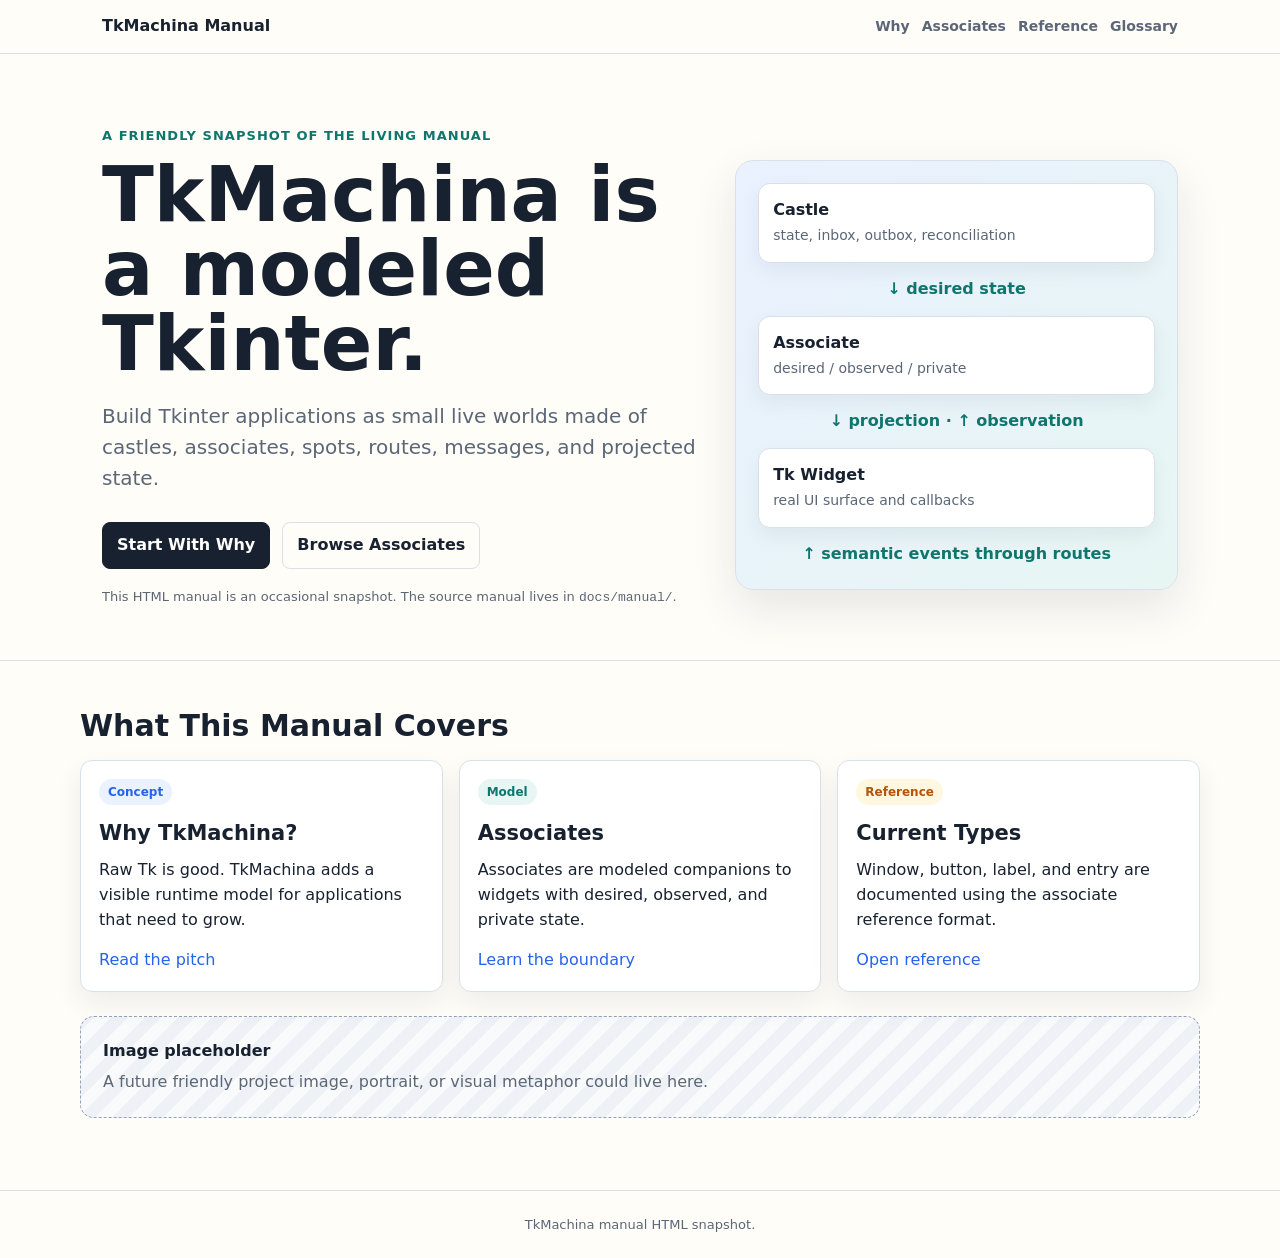
<file: docs/manual-html/index.html>
<!doctype html>
<html lang="en">
<head>
  <meta charset="utf-8">
  <meta name="viewport" content="width=device-width, initial-scale=1">
  <title>TkMachina Manual</title>
  <link rel="stylesheet" href="styles.css">
</head>
<body>
  <header class="site-header">
    <nav class="nav">
      <a class="brand" href="index.html">TkMachina Manual</a>
      <div class="nav-links">
        <a href="why.html">Why</a>
        <a href="concepts-associates.html">Associates</a>
        <a href="associate-reference.html">Reference</a>
        <a href="glossary.html">Glossary</a>
      </div>
    </nav>
  </header>

  <main>
    <section class="hero">
      <div class="hero-grid">
        <div>
          <div class="eyebrow">A friendly snapshot of the living manual</div>
          <h1>TkMachina is a modeled Tkinter.</h1>
          <p class="lead">
            Build Tkinter applications as small live worlds made of castles,
            associates, spots, routes, messages, and projected state.
          </p>
          <div class="button-row">
            <a class="button primary" href="why.html">Start With Why</a>
            <a class="button" href="associate-reference.html">Browse Associates</a>
          </div>
          <p class="snapshot-note">
            This HTML manual is an occasional snapshot. The source manual lives
            in <code>docs/manual/</code>.
          </p>
        </div>
        <div class="hero-art" aria-label="Runtime model diagram">
          <div class="runtime-map">
            <div class="map-node"><strong>Castle</strong><span>state, inbox, outbox, reconciliation</span></div>
            <div class="arrow">↓ desired state</div>
            <div class="map-node"><strong>Associate</strong><span>desired / observed / private</span></div>
            <div class="arrow">↓ projection · ↑ observation</div>
            <div class="map-node"><strong>Tk Widget</strong><span>real UI surface and callbacks</span></div>
            <div class="arrow">↑ semantic events through routes</div>
          </div>
        </div>
      </div>
    </section>

    <section class="section">
      <div class="inner">
        <h2>What This Manual Covers</h2>
        <div class="cards">
          <article class="card">
            <span class="pill blue">Concept</span>
            <h3>Why TkMachina?</h3>
            <p>Raw Tk is good. TkMachina adds a visible runtime model for applications that need to grow.</p>
            <a href="why.html">Read the pitch</a>
          </article>
          <article class="card">
            <span class="pill teal">Model</span>
            <h3>Associates</h3>
            <p>Associates are modeled companions to widgets with desired, observed, and private state.</p>
            <a href="concepts-associates.html">Learn the boundary</a>
          </article>
          <article class="card">
            <span class="pill amber">Reference</span>
            <h3>Current Types</h3>
            <p>Window, button, label, and entry are documented using the associate reference format.</p>
            <a href="associate-reference.html">Open reference</a>
          </article>
        </div>

        <div class="image-placeholder">
          <strong>Image placeholder</strong>
          A future friendly project image, portrait, or visual metaphor could live here.
        </div>
      </div>
    </section>
  </main>

  <footer class="footer">TkMachina manual HTML snapshot.</footer>
</body>
</html>
</file>
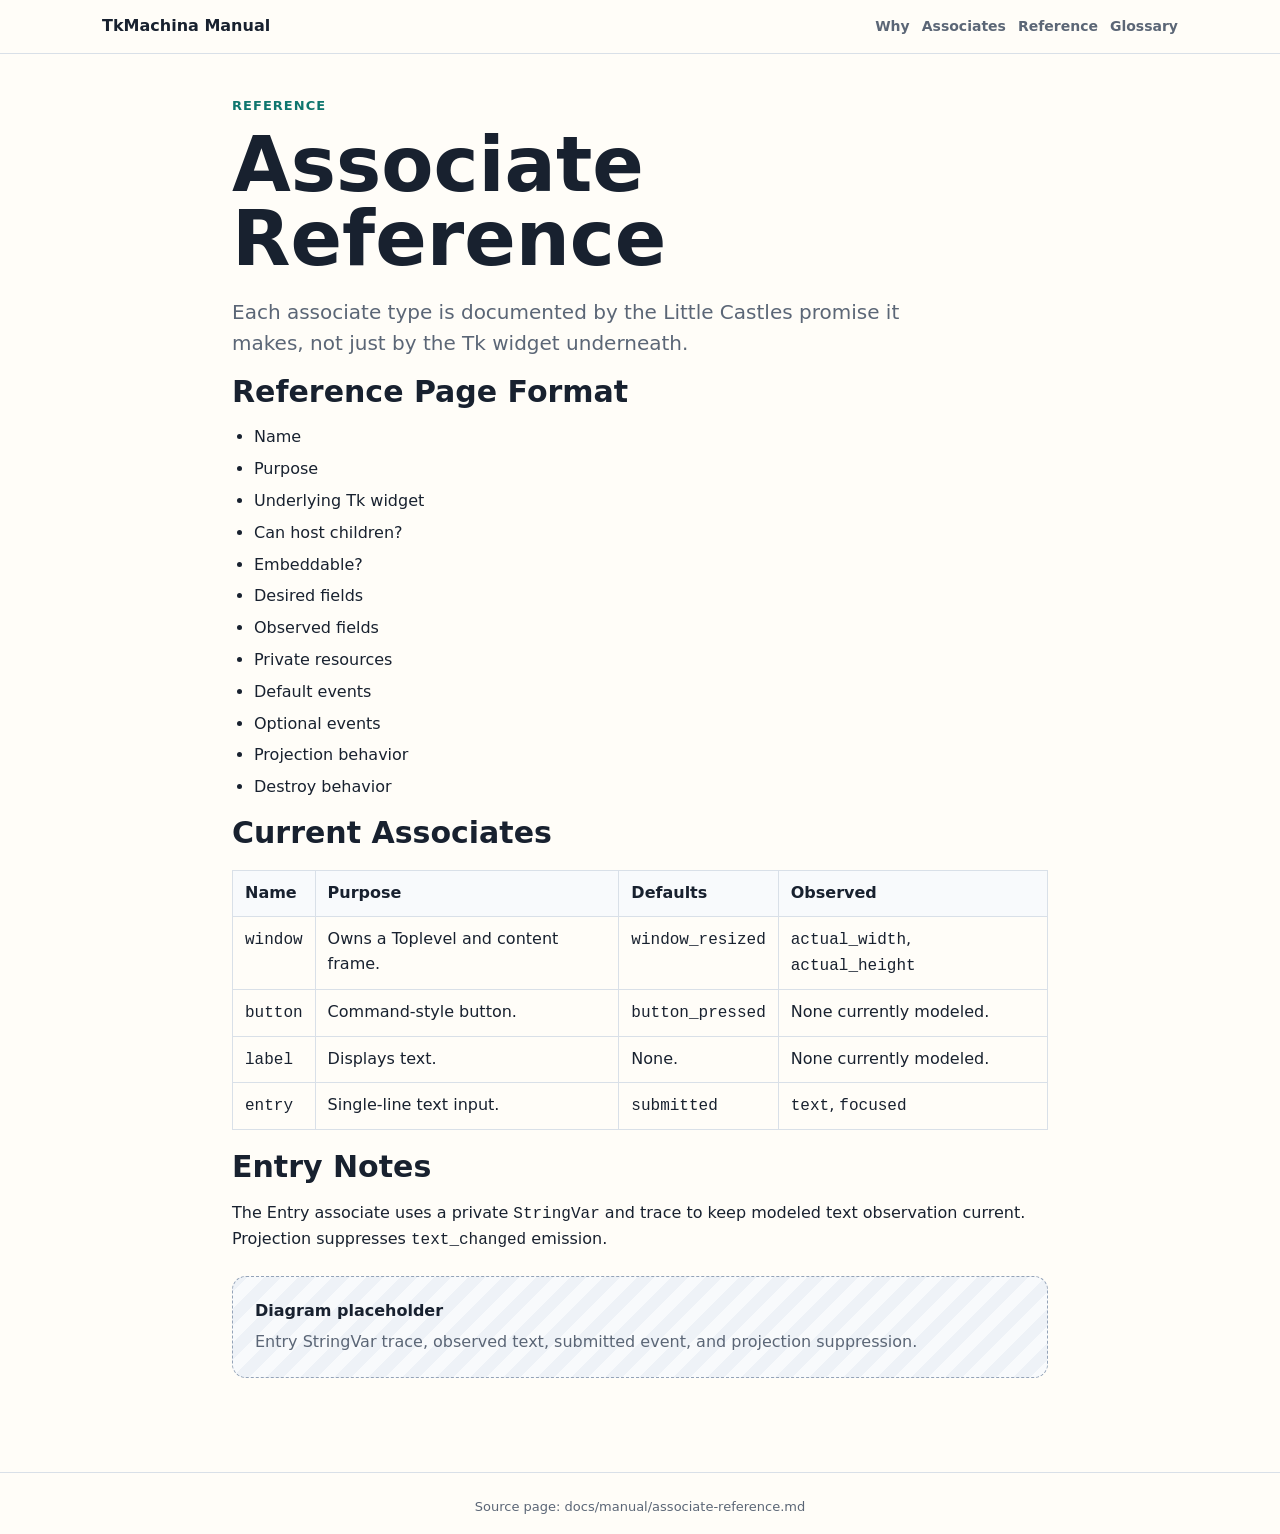
<file: docs/manual-html/associate-reference.html>
<!doctype html>
<html lang="en">
<head>
  <meta charset="utf-8">
  <meta name="viewport" content="width=device-width, initial-scale=1">
  <title>Associate Reference</title>
  <link rel="stylesheet" href="styles.css">
</head>
<body>
  <header class="site-header">
    <nav class="nav">
      <a class="brand" href="index.html">TkMachina Manual</a>
      <div class="nav-links">
        <a href="why.html">Why</a>
        <a href="concepts-associates.html">Associates</a>
        <a href="associate-reference.html">Reference</a>
        <a href="glossary.html">Glossary</a>
      </div>
    </nav>
  </header>

  <main class="content">
    <div class="eyebrow">Reference</div>
    <h1>Associate Reference</h1>
    <p class="lead">Each associate type is documented by the Little Castles promise it makes, not just by the Tk widget underneath.</p>

    <h2>Reference Page Format</h2>
    <ul>
      <li>Name</li>
      <li>Purpose</li>
      <li>Underlying Tk widget</li>
      <li>Can host children?</li>
      <li>Embeddable?</li>
      <li>Desired fields</li>
      <li>Observed fields</li>
      <li>Private resources</li>
      <li>Default events</li>
      <li>Optional events</li>
      <li>Projection behavior</li>
      <li>Destroy behavior</li>
    </ul>

    <h2>Current Associates</h2>
    <table class="reference-table">
      <thead>
        <tr>
          <th>Name</th>
          <th>Purpose</th>
          <th>Defaults</th>
          <th>Observed</th>
        </tr>
      </thead>
      <tbody>
        <tr>
          <td><code>window</code></td>
          <td>Owns a Toplevel and content frame.</td>
          <td><code>window_resized</code></td>
          <td><code>actual_width</code>, <code>actual_height</code></td>
        </tr>
        <tr>
          <td><code>button</code></td>
          <td>Command-style button.</td>
          <td><code>button_pressed</code></td>
          <td>None currently modeled.</td>
        </tr>
        <tr>
          <td><code>label</code></td>
          <td>Displays text.</td>
          <td>None.</td>
          <td>None currently modeled.</td>
        </tr>
        <tr>
          <td><code>entry</code></td>
          <td>Single-line text input.</td>
          <td><code>submitted</code></td>
          <td><code>text</code>, <code>focused</code></td>
        </tr>
      </tbody>
    </table>

    <h2>Entry Notes</h2>
    <p>The Entry associate uses a private <code>StringVar</code> and trace to keep modeled text observation current. Projection suppresses <code>text_changed</code> emission.</p>

    <div class="diagram-placeholder">
      <strong>Diagram placeholder</strong>
      Entry StringVar trace, observed text, submitted event, and projection suppression.
    </div>
  </main>

  <footer class="footer">Source page: docs/manual/associate-reference.md</footer>
</body>
</html>
</file>
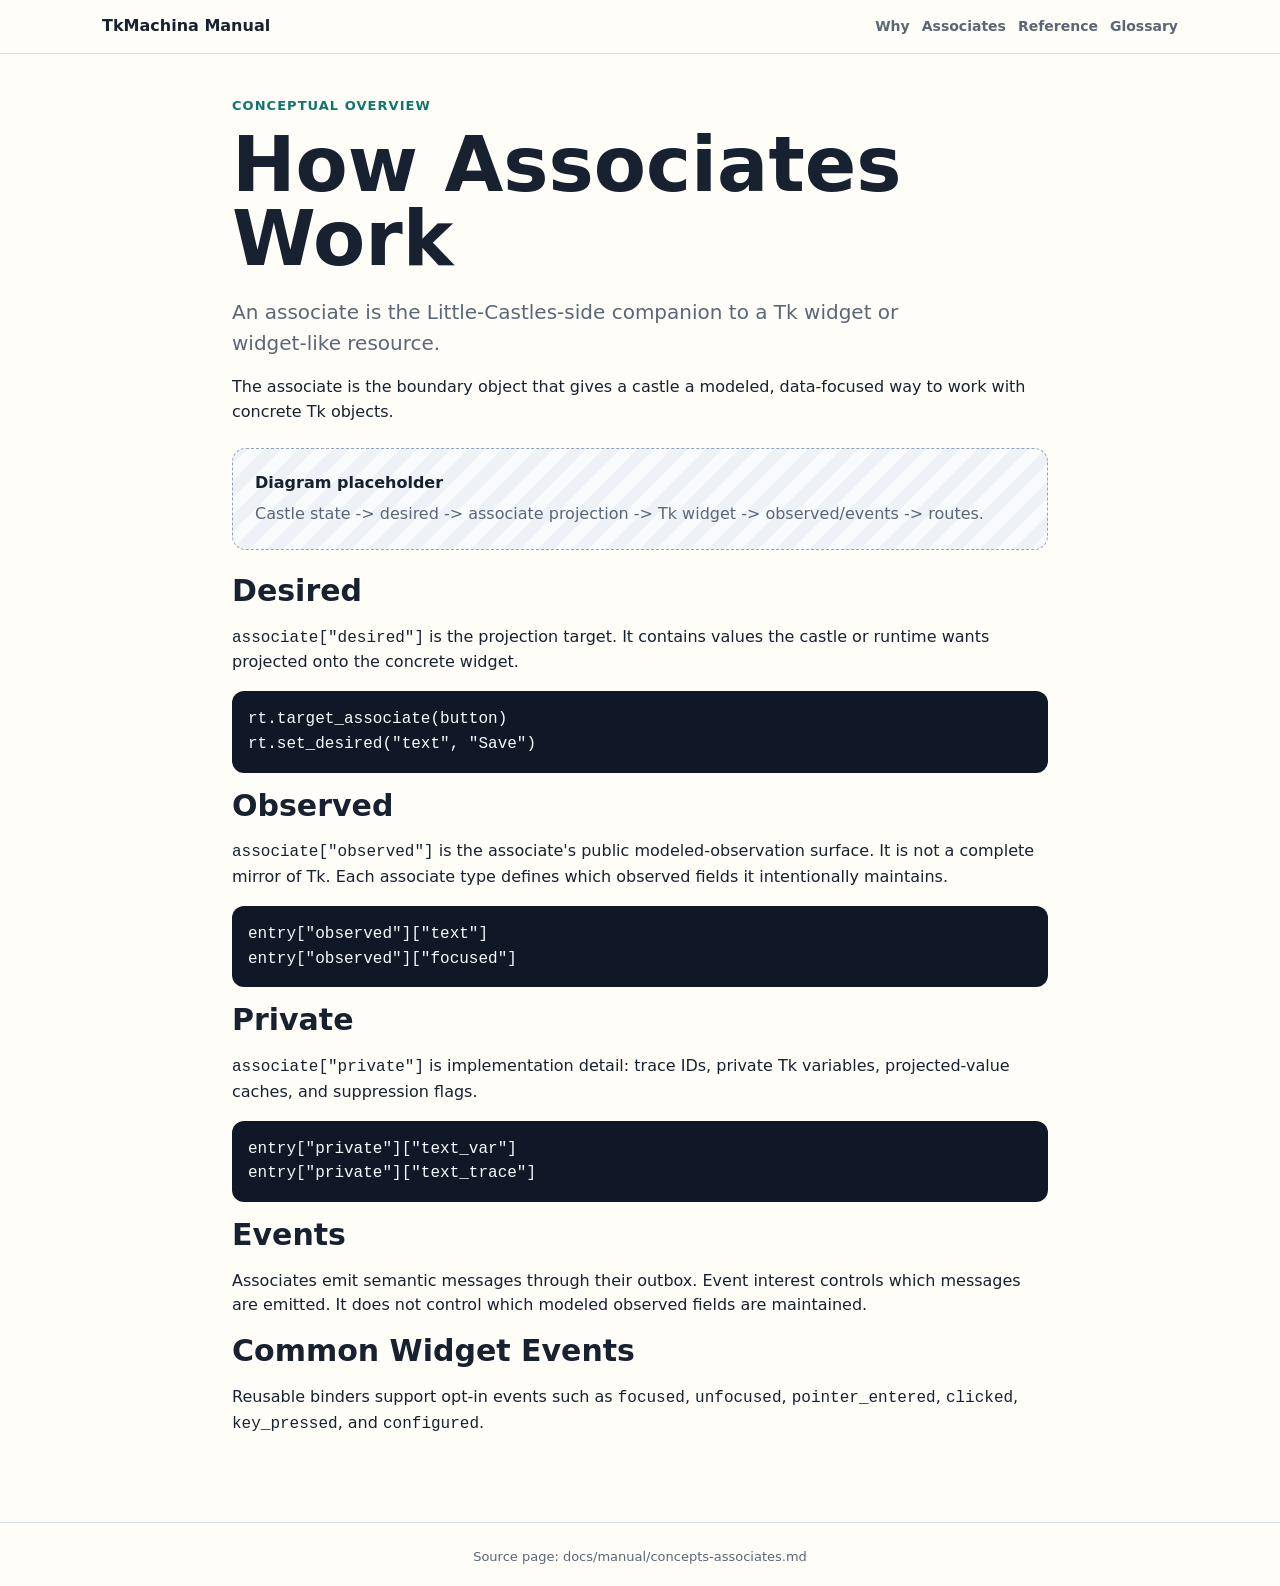
<file: docs/manual-html/concepts-associates.html>
<!doctype html>
<html lang="en">
<head>
  <meta charset="utf-8">
  <meta name="viewport" content="width=device-width, initial-scale=1">
  <title>How Associates Work</title>
  <link rel="stylesheet" href="styles.css">
</head>
<body>
  <header class="site-header">
    <nav class="nav">
      <a class="brand" href="index.html">TkMachina Manual</a>
      <div class="nav-links">
        <a href="why.html">Why</a>
        <a href="concepts-associates.html">Associates</a>
        <a href="associate-reference.html">Reference</a>
        <a href="glossary.html">Glossary</a>
      </div>
    </nav>
  </header>

  <main class="content">
    <div class="eyebrow">Conceptual overview</div>
    <h1>How Associates Work</h1>
    <p class="lead">An associate is the Little-Castles-side companion to a Tk widget or widget-like resource.</p>

    <p>The associate is the boundary object that gives a castle a modeled, data-focused way to work with concrete Tk objects.</p>

    <div class="diagram-placeholder">
      <strong>Diagram placeholder</strong>
      Castle state -> desired -> associate projection -> Tk widget -> observed/events -> routes.
    </div>

    <h2>Desired</h2>
    <p><code>associate["desired"]</code> is the projection target. It contains values the castle or runtime wants projected onto the concrete widget.</p>
    <pre>rt.target_associate(button)
rt.set_desired("text", "Save")</pre>

    <h2>Observed</h2>
    <p><code>associate["observed"]</code> is the associate's public modeled-observation surface. It is not a complete mirror of Tk. Each associate type defines which observed fields it intentionally maintains.</p>
    <pre>entry["observed"]["text"]
entry["observed"]["focused"]</pre>

    <h2>Private</h2>
    <p><code>associate["private"]</code> is implementation detail: trace IDs, private Tk variables, projected-value caches, and suppression flags.</p>
    <pre>entry["private"]["text_var"]
entry["private"]["text_trace"]</pre>

    <h2>Events</h2>
    <p>Associates emit semantic messages through their outbox. Event interest controls which messages are emitted. It does not control which modeled observed fields are maintained.</p>

    <h2>Common Widget Events</h2>
    <p>Reusable binders support opt-in events such as <code>focused</code>, <code>unfocused</code>, <code>pointer_entered</code>, <code>clicked</code>, <code>key_pressed</code>, and <code>configured</code>.</p>
  </main>

  <footer class="footer">Source page: docs/manual/concepts-associates.md</footer>
</body>
</html>
</file>
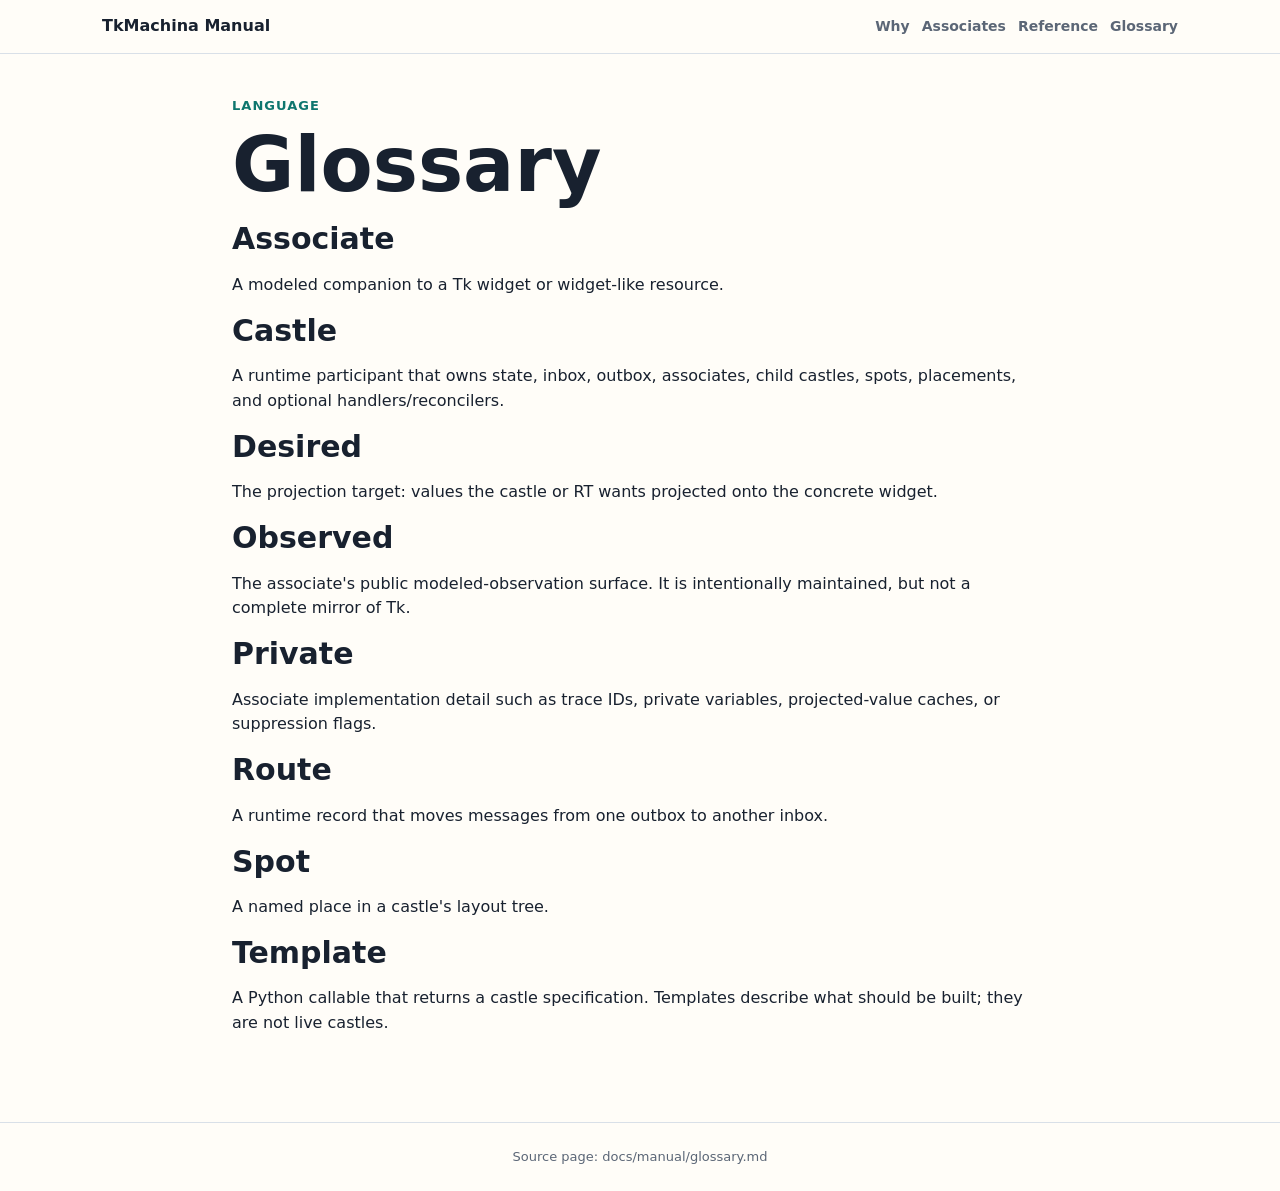
<file: docs/manual-html/glossary.html>
<!doctype html>
<html lang="en">
<head>
  <meta charset="utf-8">
  <meta name="viewport" content="width=device-width, initial-scale=1">
  <title>Glossary</title>
  <link rel="stylesheet" href="styles.css">
</head>
<body>
  <header class="site-header">
    <nav class="nav">
      <a class="brand" href="index.html">TkMachina Manual</a>
      <div class="nav-links">
        <a href="why.html">Why</a>
        <a href="concepts-associates.html">Associates</a>
        <a href="associate-reference.html">Reference</a>
        <a href="glossary.html">Glossary</a>
      </div>
    </nav>
  </header>

  <main class="content">
    <div class="eyebrow">Language</div>
    <h1>Glossary</h1>

    <h2>Associate</h2>
    <p>A modeled companion to a Tk widget or widget-like resource.</p>

    <h2>Castle</h2>
    <p>A runtime participant that owns state, inbox, outbox, associates, child castles, spots, placements, and optional handlers/reconcilers.</p>

    <h2>Desired</h2>
    <p>The projection target: values the castle or RT wants projected onto the concrete widget.</p>

    <h2>Observed</h2>
    <p>The associate's public modeled-observation surface. It is intentionally maintained, but not a complete mirror of Tk.</p>

    <h2>Private</h2>
    <p>Associate implementation detail such as trace IDs, private variables, projected-value caches, or suppression flags.</p>

    <h2>Route</h2>
    <p>A runtime record that moves messages from one outbox to another inbox.</p>

    <h2>Spot</h2>
    <p>A named place in a castle's layout tree.</p>

    <h2>Template</h2>
    <p>A Python callable that returns a castle specification. Templates describe what should be built; they are not live castles.</p>
  </main>

  <footer class="footer">Source page: docs/manual/glossary.md</footer>
</body>
</html>
</file>
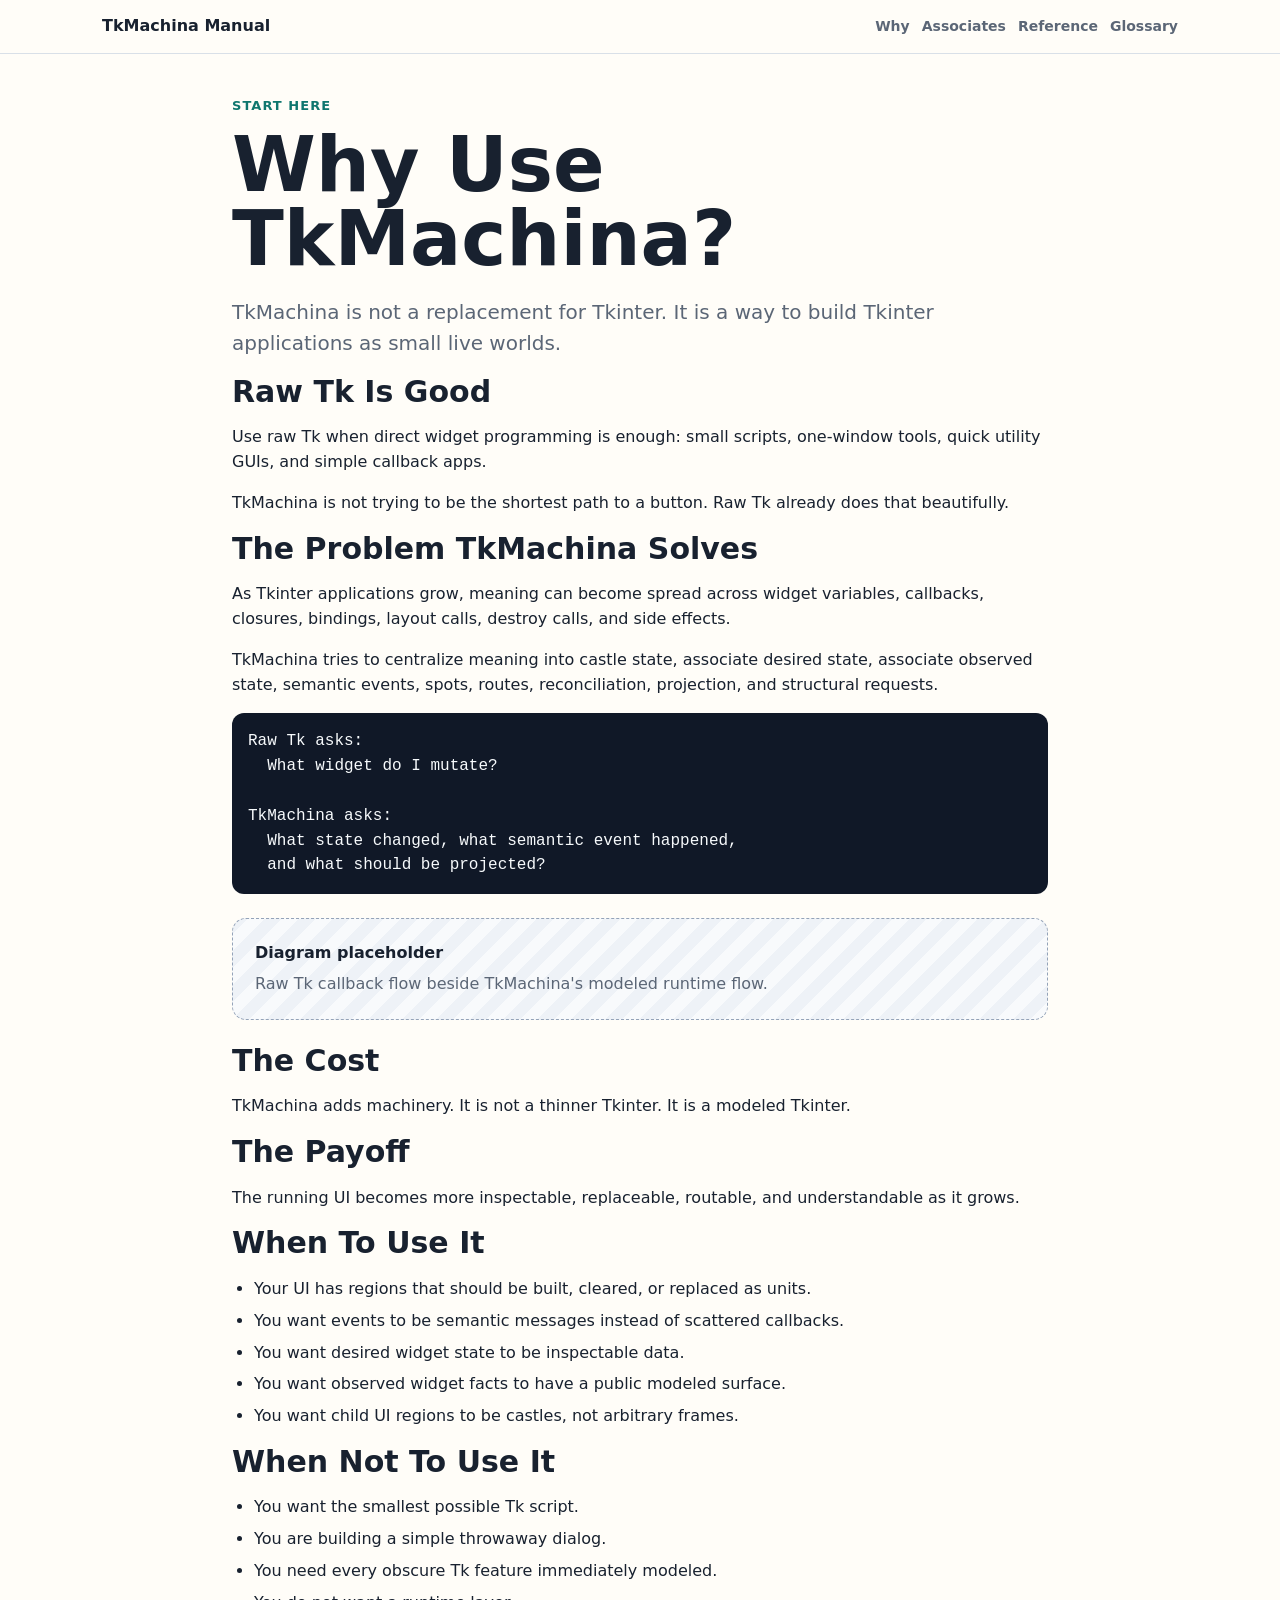
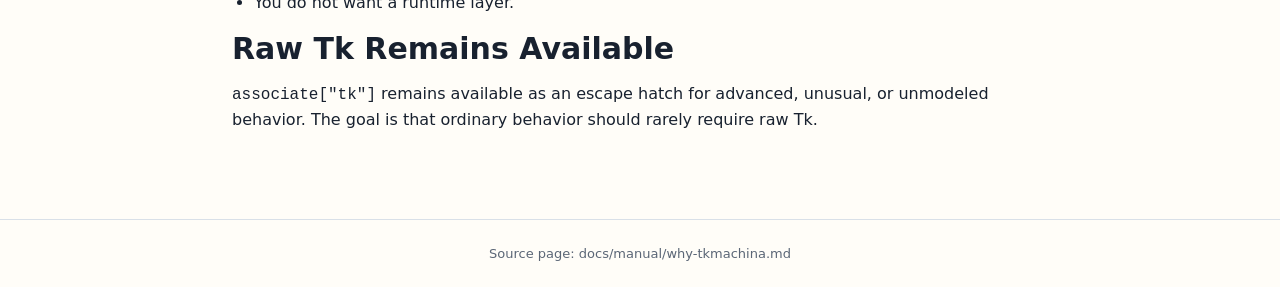
<file: docs/manual-html/why.html>
<!doctype html>
<html lang="en">
<head>
  <meta charset="utf-8">
  <meta name="viewport" content="width=device-width, initial-scale=1">
  <title>Why Use TkMachina?</title>
  <link rel="stylesheet" href="styles.css">
</head>
<body>
  <header class="site-header">
    <nav class="nav">
      <a class="brand" href="index.html">TkMachina Manual</a>
      <div class="nav-links">
        <a href="why.html">Why</a>
        <a href="concepts-associates.html">Associates</a>
        <a href="associate-reference.html">Reference</a>
        <a href="glossary.html">Glossary</a>
      </div>
    </nav>
  </header>

  <main class="content">
    <div class="eyebrow">Start here</div>
    <h1>Why Use TkMachina?</h1>
    <p class="lead">TkMachina is not a replacement for Tkinter. It is a way to build Tkinter applications as small live worlds.</p>

    <h2>Raw Tk Is Good</h2>
    <p>Use raw Tk when direct widget programming is enough: small scripts, one-window tools, quick utility GUIs, and simple callback apps.</p>
    <p>TkMachina is not trying to be the shortest path to a button. Raw Tk already does that beautifully.</p>

    <h2>The Problem TkMachina Solves</h2>
    <p>As Tkinter applications grow, meaning can become spread across widget variables, callbacks, closures, bindings, layout calls, destroy calls, and side effects.</p>
    <p>TkMachina tries to centralize meaning into castle state, associate desired state, associate observed state, semantic events, spots, routes, reconciliation, projection, and structural requests.</p>

    <pre>Raw Tk asks:
  What widget do I mutate?

TkMachina asks:
  What state changed, what semantic event happened,
  and what should be projected?</pre>

    <div class="diagram-placeholder">
      <strong>Diagram placeholder</strong>
      Raw Tk callback flow beside TkMachina's modeled runtime flow.
    </div>

    <h2>The Cost</h2>
    <p>TkMachina adds machinery. It is not a thinner Tkinter. It is a modeled Tkinter.</p>

    <h2>The Payoff</h2>
    <p>The running UI becomes more inspectable, replaceable, routable, and understandable as it grows.</p>

    <h2>When To Use It</h2>
    <ul>
      <li>Your UI has regions that should be built, cleared, or replaced as units.</li>
      <li>You want events to be semantic messages instead of scattered callbacks.</li>
      <li>You want desired widget state to be inspectable data.</li>
      <li>You want observed widget facts to have a public modeled surface.</li>
      <li>You want child UI regions to be castles, not arbitrary frames.</li>
    </ul>

    <h2>When Not To Use It</h2>
    <ul>
      <li>You want the smallest possible Tk script.</li>
      <li>You are building a simple throwaway dialog.</li>
      <li>You need every obscure Tk feature immediately modeled.</li>
      <li>You do not want a runtime layer.</li>
    </ul>

    <h2>Raw Tk Remains Available</h2>
    <p><code>associate["tk"]</code> remains available as an escape hatch for advanced, unusual, or unmodeled behavior. The goal is that ordinary behavior should rarely require raw Tk.</p>
  </main>

  <footer class="footer">Source page: docs/manual/why-tkmachina.md</footer>
</body>
</html>
</file>
<file: docs/manual-html/styles.css>
:root {
  --ink: #18212f;
  --muted: #5b6676;
  --paper: #fffdf8;
  --panel: #ffffff;
  --line: #d9e0e8;
  --blue: #2563eb;
  --teal: #0f766e;
  --rose: #be123c;
  --amber: #b45309;
  --violet: #6d28d9;
  --soft-blue: #eaf1ff;
  --soft-teal: #e7f6f3;
  --soft-rose: #fff1f3;
  --soft-amber: #fff7df;
  --shadow: 0 18px 45px rgba(24, 33, 47, 0.10);
}

* {
  box-sizing: border-box;
}

html {
  background: var(--paper);
  color: var(--ink);
  font-family: Inter, ui-sans-serif, system-ui, -apple-system, BlinkMacSystemFont, "Segoe UI", sans-serif;
  line-height: 1.55;
}

body {
  margin: 0;
}

a {
  color: var(--blue);
  text-decoration: none;
}

a:hover {
  text-decoration: underline;
}

.site-header {
  border-bottom: 1px solid var(--line);
  background: rgba(255, 253, 248, 0.92);
  position: sticky;
  top: 0;
  z-index: 10;
  backdrop-filter: blur(12px);
}

.nav {
  align-items: center;
  display: flex;
  gap: 18px;
  justify-content: space-between;
  margin: 0 auto;
  max-width: 1120px;
  padding: 14px 22px;
}

.brand {
  color: var(--ink);
  font-weight: 800;
  letter-spacing: 0;
}

.nav-links {
  display: flex;
  flex-wrap: wrap;
  gap: 12px;
  justify-content: flex-end;
}

.nav-links a {
  color: var(--muted);
  font-size: 14px;
  font-weight: 650;
}

.hero {
  margin: 0 auto;
  max-width: 1120px;
  padding: 72px 22px 36px;
}

.hero-grid {
  align-items: center;
  display: grid;
  gap: 34px;
  grid-template-columns: minmax(0, 1.15fr) minmax(300px, 0.85fr);
}

.eyebrow {
  color: var(--teal);
  font-size: 13px;
  font-weight: 800;
  letter-spacing: 0.08em;
  text-transform: uppercase;
}

h1 {
  font-size: clamp(40px, 7vw, 76px);
  line-height: 0.98;
  letter-spacing: 0;
  margin: 12px 0 20px;
}

.lead {
  color: var(--muted);
  font-size: 20px;
  max-width: 720px;
}

.button-row {
  display: flex;
  flex-wrap: wrap;
  gap: 12px;
  margin-top: 28px;
}

.button {
  border: 1px solid var(--line);
  border-radius: 8px;
  color: var(--ink);
  display: inline-block;
  font-weight: 750;
  padding: 10px 14px;
}

.button.primary {
  background: var(--ink);
  border-color: var(--ink);
  color: #fff;
}

.snapshot-note {
  color: var(--muted);
  font-size: 13px;
  margin-top: 18px;
}

.hero-art {
  background: linear-gradient(135deg, var(--soft-blue), var(--soft-teal));
  border: 1px solid var(--line);
  border-radius: 18px;
  box-shadow: var(--shadow);
  min-height: 340px;
  overflow: hidden;
  padding: 22px;
}

.runtime-map {
  display: grid;
  gap: 14px;
}

.map-node {
  background: var(--panel);
  border: 1px solid var(--line);
  border-radius: 12px;
  box-shadow: 0 8px 20px rgba(24, 33, 47, 0.06);
  padding: 14px;
}

.map-node strong {
  display: block;
}

.map-node span {
  color: var(--muted);
  font-size: 14px;
}

.arrow {
  color: var(--teal);
  font-weight: 900;
  text-align: center;
}

.section {
  border-top: 1px solid var(--line);
  padding: 48px 22px;
}

.inner {
  margin: 0 auto;
  max-width: 1120px;
}

.content {
  margin: 0 auto;
  max-width: 860px;
  padding: 42px 22px 70px;
}

h2 {
  font-size: 30px;
  line-height: 1.15;
  margin: 0 0 16px;
}

h3 {
  font-size: 21px;
  margin: 28px 0 8px;
}

p {
  margin: 0 0 16px;
}

ul {
  padding-left: 22px;
}

li {
  margin: 7px 0;
}

.cards {
  display: grid;
  gap: 16px;
  grid-template-columns: repeat(3, minmax(0, 1fr));
}

.card {
  background: var(--panel);
  border: 1px solid var(--line);
  border-radius: 12px;
  box-shadow: 0 12px 28px rgba(24, 33, 47, 0.07);
  padding: 18px;
}

.card h3 {
  margin-top: 0;
}

.pill {
  border-radius: 999px;
  display: inline-block;
  font-size: 12px;
  font-weight: 800;
  margin-bottom: 12px;
  padding: 4px 9px;
}

.pill.blue { background: var(--soft-blue); color: var(--blue); }
.pill.teal { background: var(--soft-teal); color: var(--teal); }
.pill.rose { background: var(--soft-rose); color: var(--rose); }
.pill.amber { background: var(--soft-amber); color: var(--amber); }

code,
pre {
  font-family: "Cascadia Code", "SFMono-Regular", Consolas, monospace;
}

pre {
  background: #101827;
  border-radius: 12px;
  color: #f7fafc;
  overflow: auto;
  padding: 16px;
}

.diagram-placeholder,
.image-placeholder {
  background: repeating-linear-gradient(
    -45deg,
    #f8fafc,
    #f8fafc 12px,
    #eef2f7 12px,
    #eef2f7 24px
  );
  border: 1px dashed #94a3b8;
  border-radius: 14px;
  color: var(--muted);
  margin: 24px 0;
  padding: 22px;
}

.diagram-placeholder strong,
.image-placeholder strong {
  color: var(--ink);
  display: block;
  margin-bottom: 6px;
}

.reference-table {
  border-collapse: collapse;
  margin: 20px 0;
  width: 100%;
}

.reference-table th,
.reference-table td {
  border: 1px solid var(--line);
  padding: 10px 12px;
  text-align: left;
  vertical-align: top;
}

.reference-table th {
  background: #f8fafc;
}

.footer {
  border-top: 1px solid var(--line);
  color: var(--muted);
  font-size: 13px;
  padding: 24px 22px;
  text-align: center;
}

@media (max-width: 820px) {
  .hero-grid,
  .cards {
    grid-template-columns: 1fr;
  }

  .nav {
    align-items: flex-start;
    flex-direction: column;
  }
}
</file>
